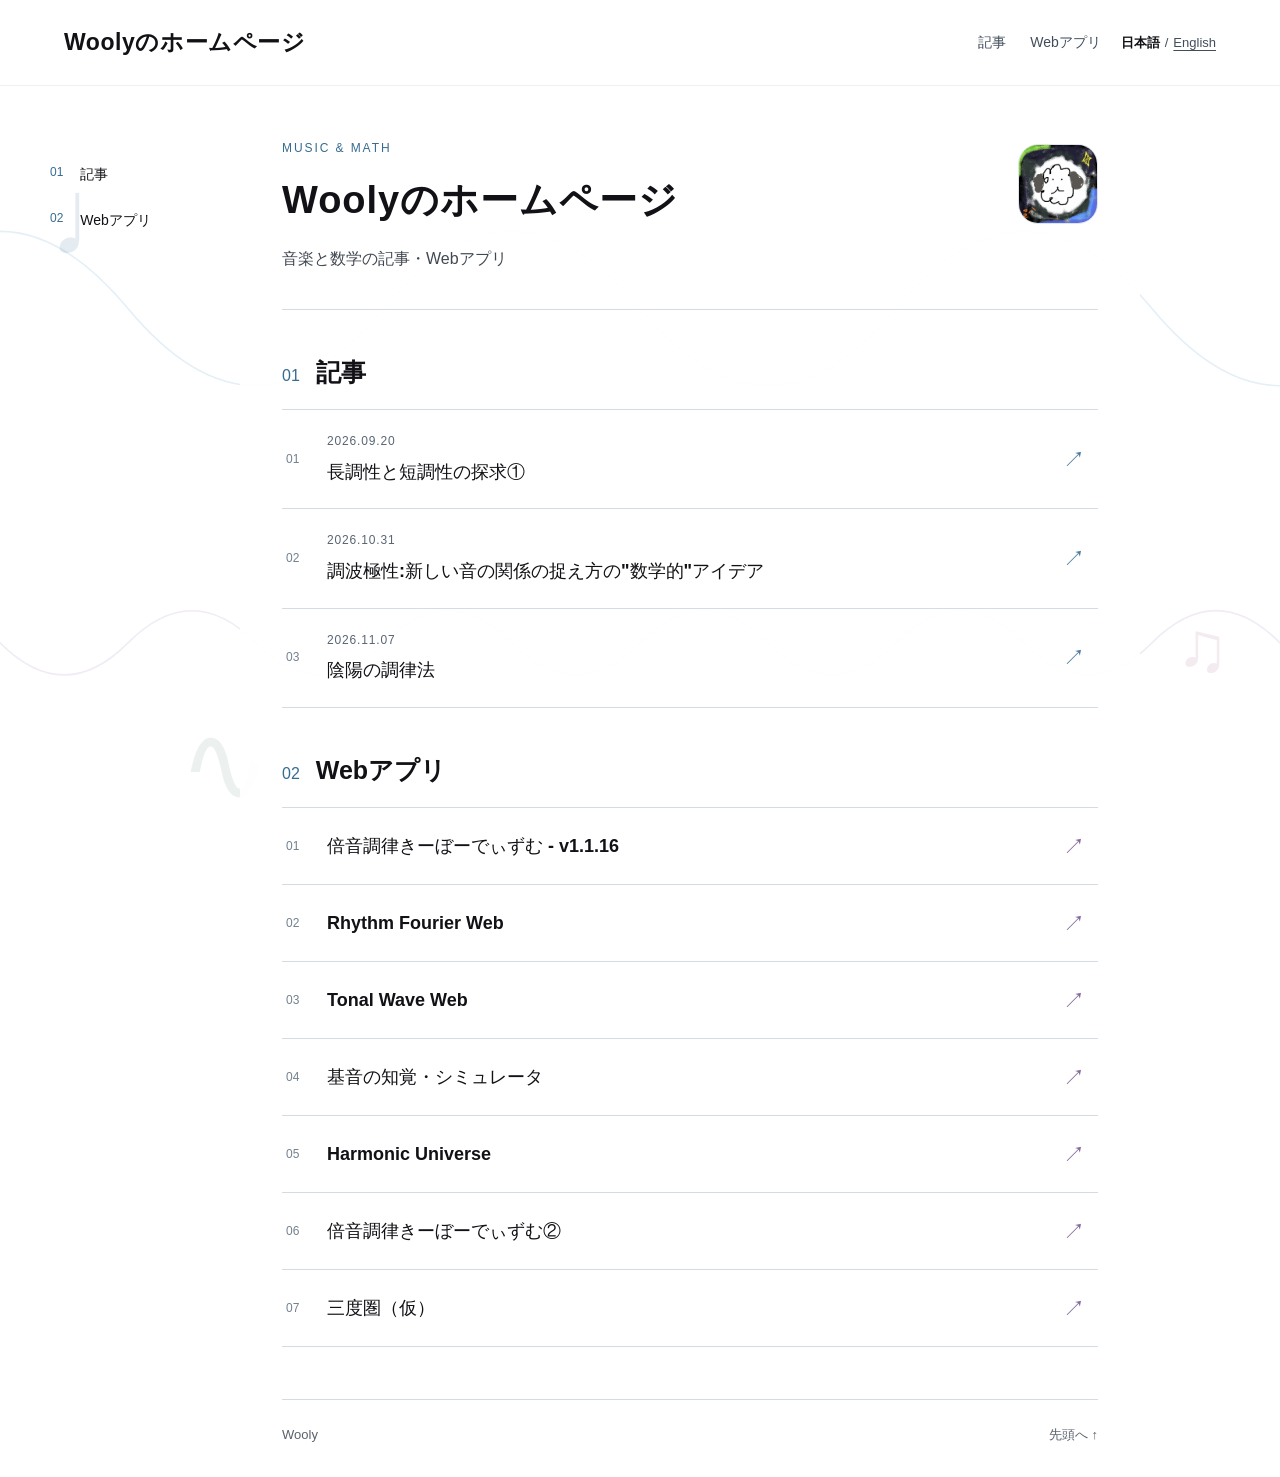
<file: wooly-homepage-JA-EN-02/index.html>
<!doctype html>
<html lang="ja">
<head><meta charset="utf-8"><meta name="viewport" content="width=device-width,initial-scale=1">
<title>Woolyのホームページ</title><meta name="description" content="Woolyの音楽と数学に関する記事・Webアプリのリンク集。">
<link rel="icon" type="image/png" href="assets/wooly.png"><link rel="stylesheet" href="assets/home.css"><link rel="alternate" hreflang="ja" href="index.html"><link rel="alternate" hreflang="en" href="en.html"></head>
<body>
<div class="music-background" aria-hidden="true"><span class="symbol first">♩</span><span class="symbol second">♫</span><span class="symbol third">∿</span><svg viewBox="0 0 1000 700" preserveAspectRatio="none"><path class="wave blue" d="M-100 240 Q0 120 100 240 T300 240 T500 240 T700 240 T900 240 T1100 240"/><path class="wave violet" d="M-100 500 Q-50 450 0 500 T100 500 T200 500 T300 500 T400 500 T500 500 T600 500 T700 500 T800 500 T900 500 T1000 500 T1100 500"/></svg></div>
<header class="site-header"><a class="brand" href="#top">Woolyのホームページ</a><nav aria-label="ページ内ナビゲーション"><a href="#articles">記事</a><a href="#apps">Webアプリ</a></nav><nav class="language-links" aria-label="言語"><span aria-current="page">日本語</span><span aria-hidden="true"> / </span><a href="en.html" lang="en" hreflang="en">English</a></nav></header>
<div class="layout"><aside class="toc"><nav aria-label="目次"><a href="#articles"><span>01</span>記事</a><a href="#apps"><span>02</span>Webアプリ</a></nav></aside>
<main id="top"><div class="hero"><img class="portrait" src="assets/wooly.png" width="80" height="80" alt="Woolyの羊のイラスト"><p class="eyebrow">MUSIC &amp; MATH</p><h1>Woolyのホームページ</h1><p class="intro">音楽と数学の記事・Webアプリ</p></div>
<section id="articles" class="chapter" aria-labelledby="articles-title"><header class="chapter-heading"><span>01</span><h2 id="articles-title">記事</h2></header><ul class="link-list article-list"><li><a class="entry" href="https://uriop-dogg.github.io/m2_music_math/M2-v10.2-JA-EN/index.html"><span class="entry-number" aria-hidden="true">01</span><span class="entry-content"><time datetime="2026-09-20">2026.09.20</time><span class="entry-title">長調性と短調性の探求①</span></span><span class="entry-arrow" aria-hidden="true">↗</span></a></li>
<li><a class="entry" href="https://uriop-dogg.github.io/m2_music_math/harmonic-polarity-JA-EN-29/index.html"><span class="entry-number" aria-hidden="true">02</span><span class="entry-content"><time datetime="2026-10-31">2026.10.31</time><span class="entry-title">調波極性:新しい音の関係の捉え方の&quot;数学的&quot;アイデア</span></span><span class="entry-arrow" aria-hidden="true">↗</span></a></li>
<li><a class="entry" href="https://uriop-dogg.github.io/m2_music_math/yin-yang-tuning-JA-EN-72/yin-yang-tuning/index.html"><span class="entry-number" aria-hidden="true">03</span><span class="entry-content"><time datetime="2026-11-07">2026.11.07</time><span class="entry-title">陰陽の調律法</span></span><span class="entry-arrow" aria-hidden="true">↗</span></a></li></ul></section>
<section id="apps" class="chapter" aria-labelledby="apps-title"><header class="chapter-heading"><span>02</span><h2 id="apps-title">Webアプリ</h2></header><ul class="link-list app-list"><li><a class="entry" href="https://uriop-dogg.github.io/m2_apps/harmonics-keyboard-v1.1.16.html"><span class="entry-number" aria-hidden="true">01</span><span class="entry-content"><span class="entry-title">倍音調律きーぼーでぃずむ - v1.1.16</span></span><span class="entry-arrow" aria-hidden="true">↗</span></a></li>
<li><a class="entry" href="https://uriop-dogg.github.io/m2_apps/RhythmFourierWeb/"><span class="entry-number" aria-hidden="true">02</span><span class="entry-content"><span class="entry-title">Rhythm Fourier Web</span></span><span class="entry-arrow" aria-hidden="true">↗</span></a></li>
<li><a class="entry" href="https://uriop-dogg.github.io/m2_apps/TonalWaveWeb/index.html"><span class="entry-number" aria-hidden="true">03</span><span class="entry-content"><span class="entry-title">Tonal Wave Web</span></span><span class="entry-arrow" aria-hidden="true">↗</span></a></li>
<li><a class="entry" href="https://uriop-dogg.github.io/m2_apps/FundamentalPerceptionWeb/index.html"><span class="entry-number" aria-hidden="true">04</span><span class="entry-content"><span class="entry-title">基音の知覚・シミュレータ</span></span><span class="entry-arrow" aria-hidden="true">↗</span></a></li>
<li><a class="entry" href="https://uriop-dogg.github.io/m2_apps/Harmonic_Universe_Web_v0.11.0/harmony-extractor/index.html"><span class="entry-number" aria-hidden="true">05</span><span class="entry-content"><span class="entry-title">Harmonic Universe</span></span><span class="entry-arrow" aria-hidden="true">↗</span></a></li>
<li><a class="entry" href="https://uriop-dogg.github.io/m2_apps/Harmonics_Keyboard_2_latest.html"><span class="entry-number" aria-hidden="true">06</span><span class="entry-content"><span class="entry-title">倍音調律きーぼーでぃずむ②</span></span><span class="entry-arrow" aria-hidden="true">↗</span></a></li>
<li><a class="entry" href="https://uriop-dogg.github.io/m2_apps/triad-chain.html"><span class="entry-number" aria-hidden="true">07</span><span class="entry-content"><span class="entry-title">三度圏（仮）</span></span><span class="entry-arrow" aria-hidden="true">↗</span></a></li></ul></section>
<footer><span>Wooly</span><a href="#top">先頭へ ↑</a></footer></main></div>
</body></html>
</file>
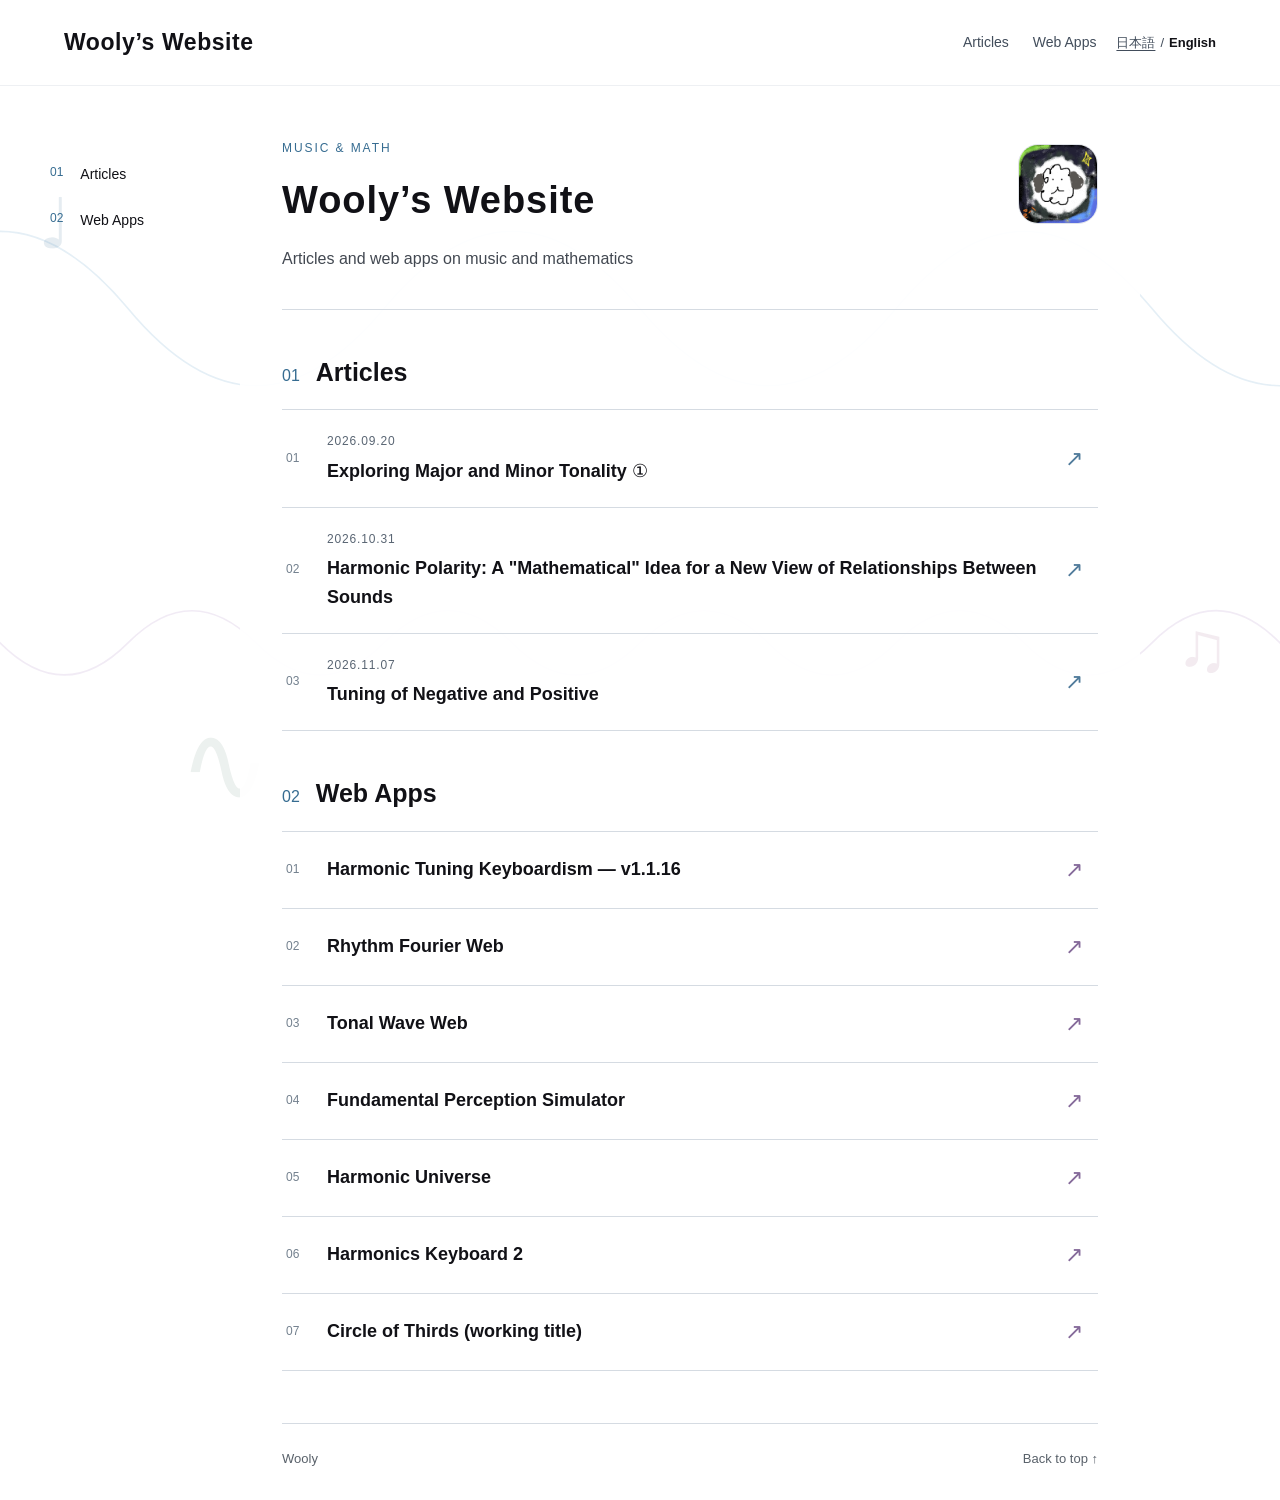
<file: wooly-homepage-JA-EN-02/en.html>
<!doctype html>
<html lang="en">
<head><meta charset="utf-8"><meta name="viewport" content="width=device-width,initial-scale=1">
<title>Wooly’s Website</title><meta name="description" content="Articles and web apps by Wooly exploring music and mathematics.">
<link rel="icon" type="image/png" href="assets/wooly.png"><link rel="stylesheet" href="assets/home.css"><link rel="alternate" hreflang="ja" href="index.html"><link rel="alternate" hreflang="en" href="en.html"></head>
<body>
<div class="music-background" aria-hidden="true"><span class="symbol first">♩</span><span class="symbol second">♫</span><span class="symbol third">∿</span><svg viewBox="0 0 1000 700" preserveAspectRatio="none"><path class="wave blue" d="M-100 240 Q0 120 100 240 T300 240 T500 240 T700 240 T900 240 T1100 240"/><path class="wave violet" d="M-100 500 Q-50 450 0 500 T100 500 T200 500 T300 500 T400 500 T500 500 T600 500 T700 500 T800 500 T900 500 T1000 500 T1100 500"/></svg></div>
<header class="site-header"><a class="brand" href="#top">Wooly’s Website</a><nav aria-label="Page navigation"><a href="#articles">Articles</a><a href="#apps">Web Apps</a></nav><nav class="language-links" aria-label="Language"><a href="index.html" lang="ja" hreflang="ja">日本語</a><span aria-hidden="true"> / </span><span aria-current="page">English</span></nav></header>
<div class="layout"><aside class="toc"><nav aria-label="Contents"><a href="#articles"><span>01</span>Articles</a><a href="#apps"><span>02</span>Web Apps</a></nav></aside>
<main id="top"><div class="hero"><img class="portrait" src="assets/wooly.png" width="80" height="80" alt="Wooly’s sheep illustration"><p class="eyebrow">MUSIC &amp; MATH</p><h1>Wooly’s Website</h1><p class="intro">Articles and web apps on music and mathematics</p></div>
<section id="articles" class="chapter" aria-labelledby="articles-title"><header class="chapter-heading"><span>01</span><h2 id="articles-title">Articles</h2></header><ul class="link-list article-list"><li><a class="entry" href="https://uriop-dogg.github.io/m2_music_math/M2-v10.2-JA-EN/en.html"><span class="entry-number" aria-hidden="true">01</span><span class="entry-content"><time datetime="2026-09-20">2026.09.20</time><span class="entry-title">Exploring Major and Minor Tonality ①</span></span><span class="entry-arrow" aria-hidden="true">↗</span></a></li>
<li><a class="entry" href="https://uriop-dogg.github.io/m2_music_math/harmonic-polarity-JA-EN-29/en.html"><span class="entry-number" aria-hidden="true">02</span><span class="entry-content"><time datetime="2026-10-31">2026.10.31</time><span class="entry-title">Harmonic Polarity: A &quot;Mathematical&quot; Idea for a New View of Relationships Between Sounds</span></span><span class="entry-arrow" aria-hidden="true">↗</span></a></li>
<li><a class="entry" href="https://uriop-dogg.github.io/m2_music_math/yin-yang-tuning-JA-EN-72/yin-yang-tuning/en.html"><span class="entry-number" aria-hidden="true">03</span><span class="entry-content"><time datetime="2026-11-07">2026.11.07</time><span class="entry-title">Tuning of Negative and Positive</span></span><span class="entry-arrow" aria-hidden="true">↗</span></a></li></ul></section>
<section id="apps" class="chapter" aria-labelledby="apps-title"><header class="chapter-heading"><span>02</span><h2 id="apps-title">Web Apps</h2></header><ul class="link-list app-list"><li><a class="entry" href="https://uriop-dogg.github.io/m2_apps/harmonics-keyboard-v1.1.16.html"><span class="entry-number" aria-hidden="true">01</span><span class="entry-content"><span class="entry-title">Harmonic Tuning Keyboardism — v1.1.16</span></span><span class="entry-arrow" aria-hidden="true">↗</span></a></li>
<li><a class="entry" href="https://uriop-dogg.github.io/m2_apps/RhythmFourierWeb/"><span class="entry-number" aria-hidden="true">02</span><span class="entry-content"><span class="entry-title">Rhythm Fourier Web</span></span><span class="entry-arrow" aria-hidden="true">↗</span></a></li>
<li><a class="entry" href="https://uriop-dogg.github.io/m2_apps/TonalWaveWeb/index.html"><span class="entry-number" aria-hidden="true">03</span><span class="entry-content"><span class="entry-title">Tonal Wave Web</span></span><span class="entry-arrow" aria-hidden="true">↗</span></a></li>
<li><a class="entry" href="https://uriop-dogg.github.io/m2_apps/FundamentalPerceptionWeb/index.html"><span class="entry-number" aria-hidden="true">04</span><span class="entry-content"><span class="entry-title">Fundamental Perception Simulator</span></span><span class="entry-arrow" aria-hidden="true">↗</span></a></li>
<li><a class="entry" href="https://uriop-dogg.github.io/m2_apps/Harmonic_Universe_Web_v0.11.0/harmony-extractor/index.html"><span class="entry-number" aria-hidden="true">05</span><span class="entry-content"><span class="entry-title">Harmonic Universe</span></span><span class="entry-arrow" aria-hidden="true">↗</span></a></li>
<li><a class="entry" href="https://uriop-dogg.github.io/m2_apps/Harmonics_Keyboard_2_latest.html"><span class="entry-number" aria-hidden="true">06</span><span class="entry-content"><span class="entry-title">Harmonics Keyboard 2</span></span><span class="entry-arrow" aria-hidden="true">↗</span></a></li>
<li><a class="entry" href="https://uriop-dogg.github.io/m2_apps/triad-chain.html"><span class="entry-number" aria-hidden="true">07</span><span class="entry-content"><span class="entry-title">Circle of Thirds (working title)</span></span><span class="entry-arrow" aria-hidden="true">↗</span></a></li></ul></section>
<footer><span>Wooly</span><a href="#top">Back to top ↑</a></footer></main></div>
</body></html>
</file>
<file: wooly-homepage-JA-EN-02/assets/home.css>
:root{color-scheme:light;--ink:#111116;--muted:#555f6b;--accent:#366c91;--line:#d5dbe2}
*{box-sizing:border-box}
html{scroll-behavior:smooth;scroll-padding-top:28px}
body{margin:0;background:#fff;color:var(--ink);font-family:-apple-system,BlinkMacSystemFont,"Segoe UI","Yu Gothic",Meiryo,sans-serif;font-size:17px;line-height:1.8}
a{color:inherit;text-decoration:none}
a:focus-visible{outline:2px solid #366c91;outline-offset:5px;border-radius:3px}
.music-background{position:fixed;inset:0;overflow:hidden;pointer-events:none;z-index:-1}
.music-background svg{width:100%;height:100%;opacity:.13}
.wave{fill:none;stroke-width:1.3}.blue{stroke:#3584ba}.violet{stroke:#9567b1}
.symbol{position:absolute;opacity:.13;font-family:Georgia,serif;font-size:70px;animation:float 14s ease-in-out infinite}
.first{top:18%;left:3%;color:#366c91}.second{top:65%;right:4%;color:#9f688c;animation-delay:-5s}.third{bottom:4%;left:14%;color:#6d9180;font-size:110px;animation-delay:-8s}
.site-header{padding:22px 5%;display:flex;align-items:center;justify-content:space-between;gap:20px;border-bottom:1px solid #eef0f3;background:#ffffffed}
.brand{font-size:23px;font-weight:700;letter-spacing:.025em}.site-header nav{display:flex;gap:24px;font-size:14px;color:#424d5b}.site-header nav a:hover{text-decoration:underline;text-underline-offset:5px}
.layout{display:grid;grid-template-columns:155px minmax(0,900px);gap:35px;width:calc(100% - 48px);max-width:1180px;margin:auto}
.toc{padding-top:66px}.toc nav{position:sticky;top:30px}.toc a{display:flex;gap:17px;padding:10px 0;font-size:14px}.toc a span{font-size:12px;color:var(--accent)}.toc a:hover{color:var(--accent)}
main{min-width:0;background:#ffffffed;padding:0 42px}
.hero{position:relative;padding:52px 104px 35px 0;border-bottom:1px solid var(--line)}
.portrait{position:absolute;top:58px;right:0;width:80px;height:80px;object-fit:contain;border-radius:20px;border:1px solid #e0e3e8}
.eyebrow{margin:0 0 12px;font-size:12px;letter-spacing:.16em;color:var(--accent)}
h1{font-size:clamp(26px,3vw,38px);line-height:1.5;letter-spacing:.025em;margin:0 0 16px;overflow-wrap:anywhere}.intro{margin:0;color:#424851;font-size:16px}
.chapter{padding-top:44px}.chapter-heading{display:flex;gap:16px;align-items:baseline;margin:0 0 18px}.chapter-heading>span{color:var(--accent);font-size:16px}h2{font-size:25px;line-height:1.5;margin:0;font-weight:650}
.link-list{list-style:none;padding:0;margin:0;border-top:1px solid var(--line)}
.link-list li{margin:0;border-bottom:1px solid var(--line)}
.entry{display:flex;align-items:center;gap:17px;padding:21px 12px 21px 4px;min-height:80px;transition:background .18s,color .18s}
.entry-number{flex:0 0 24px;color:#73808e;font-size:12px;font-variant-numeric:tabular-nums}
.entry-content{display:block;min-width:0;flex:1}.entry-title{display:block;font-size:18px;line-height:1.7;font-weight:550;overflow-wrap:anywhere}
time{display:block;margin-bottom:4px;color:#596573;font-size:12px;font-variant-numeric:tabular-nums;letter-spacing:.07em}
.entry-arrow{color:#507b9b;font-size:22px;flex:0 0 25px;text-align:center;transition:transform .18s}
.entry:hover{background:#f3f7fa;color:#245d84}.entry:hover .entry-arrow{transform:translate(2px,-2px)}
.app-list .entry{min-height:76px;padding-top:18px;padding-bottom:18px}.app-list .entry-arrow{color:#856a9a}.app-list .entry:hover{background:#f7f5fa;color:#65507c}
footer{margin:52px 0 0;padding:23px 0 30px;border-top:1px solid var(--line);display:flex;justify-content:space-between;font-size:13px;color:#59616a}footer a:hover{color:var(--accent)}
@keyframes float{0%,100%{transform:translateY(0) rotate(-6deg)}50%{transform:translateY(-14px) rotate(4deg)}}
@media(max-width:850px){.layout{grid-template-columns:110px minmax(0,1fr);gap:20px}main{padding:0 24px}.hero{padding-right:82px}.portrait{width:64px;height:64px;border-radius:16px}.brand{font-size:21px}}
@media(max-width:640px){.site-header{padding:18px 22px;flex-wrap:wrap;gap:8px}.brand{font-size:20px}.site-header nav{font-size:13px;gap:20px}.layout{display:block;width:auto;padding:0 18px}.toc{display:none}main{padding:0 10px}.hero{padding-top:34px;padding-right:0}.portrait{position:static;float:right;width:58px;height:58px;margin:0 0 12px 12px}.eyebrow{padding-top:4px;font-size:11px}h1{font-size:27px;clear:both;padding-top:3px}.intro{font-size:15px}.chapter{padding-top:34px}h2{font-size:23px}.entry{gap:10px;padding-right:3px}.entry-title{font-size:16px}.entry-number{flex-basis:20px}.entry-arrow{flex-basis:18px;font-size:20px}footer{margin-top:38px}}
@media(prefers-reduced-motion:reduce){html{scroll-behavior:auto}.symbol{animation:none}.entry,.entry-arrow{transition:none}}
@media print{.site-header,.toc,.music-background{display:none}.layout{display:block;width:100%}main{padding:0}.hero{padding-top:0}.portrait{top:0}.entry{break-inside:avoid}}

.site-header{flex-wrap:wrap}.site-header>nav:first-of-type{margin-left:auto}.site-header .language-links{gap:5px;white-space:nowrap;font-size:13px}.language-links [aria-current="page"]{font-weight:700;color:#111116}.language-links a{text-decoration:underline;text-underline-offset:3px}html[lang="en"] .entry-title{line-height:1.6}
@media(max-width:640px){.site-header>nav:first-of-type{margin-left:0}.site-header .language-links{margin-left:auto}.brand{flex-basis:100%}}
</file>
